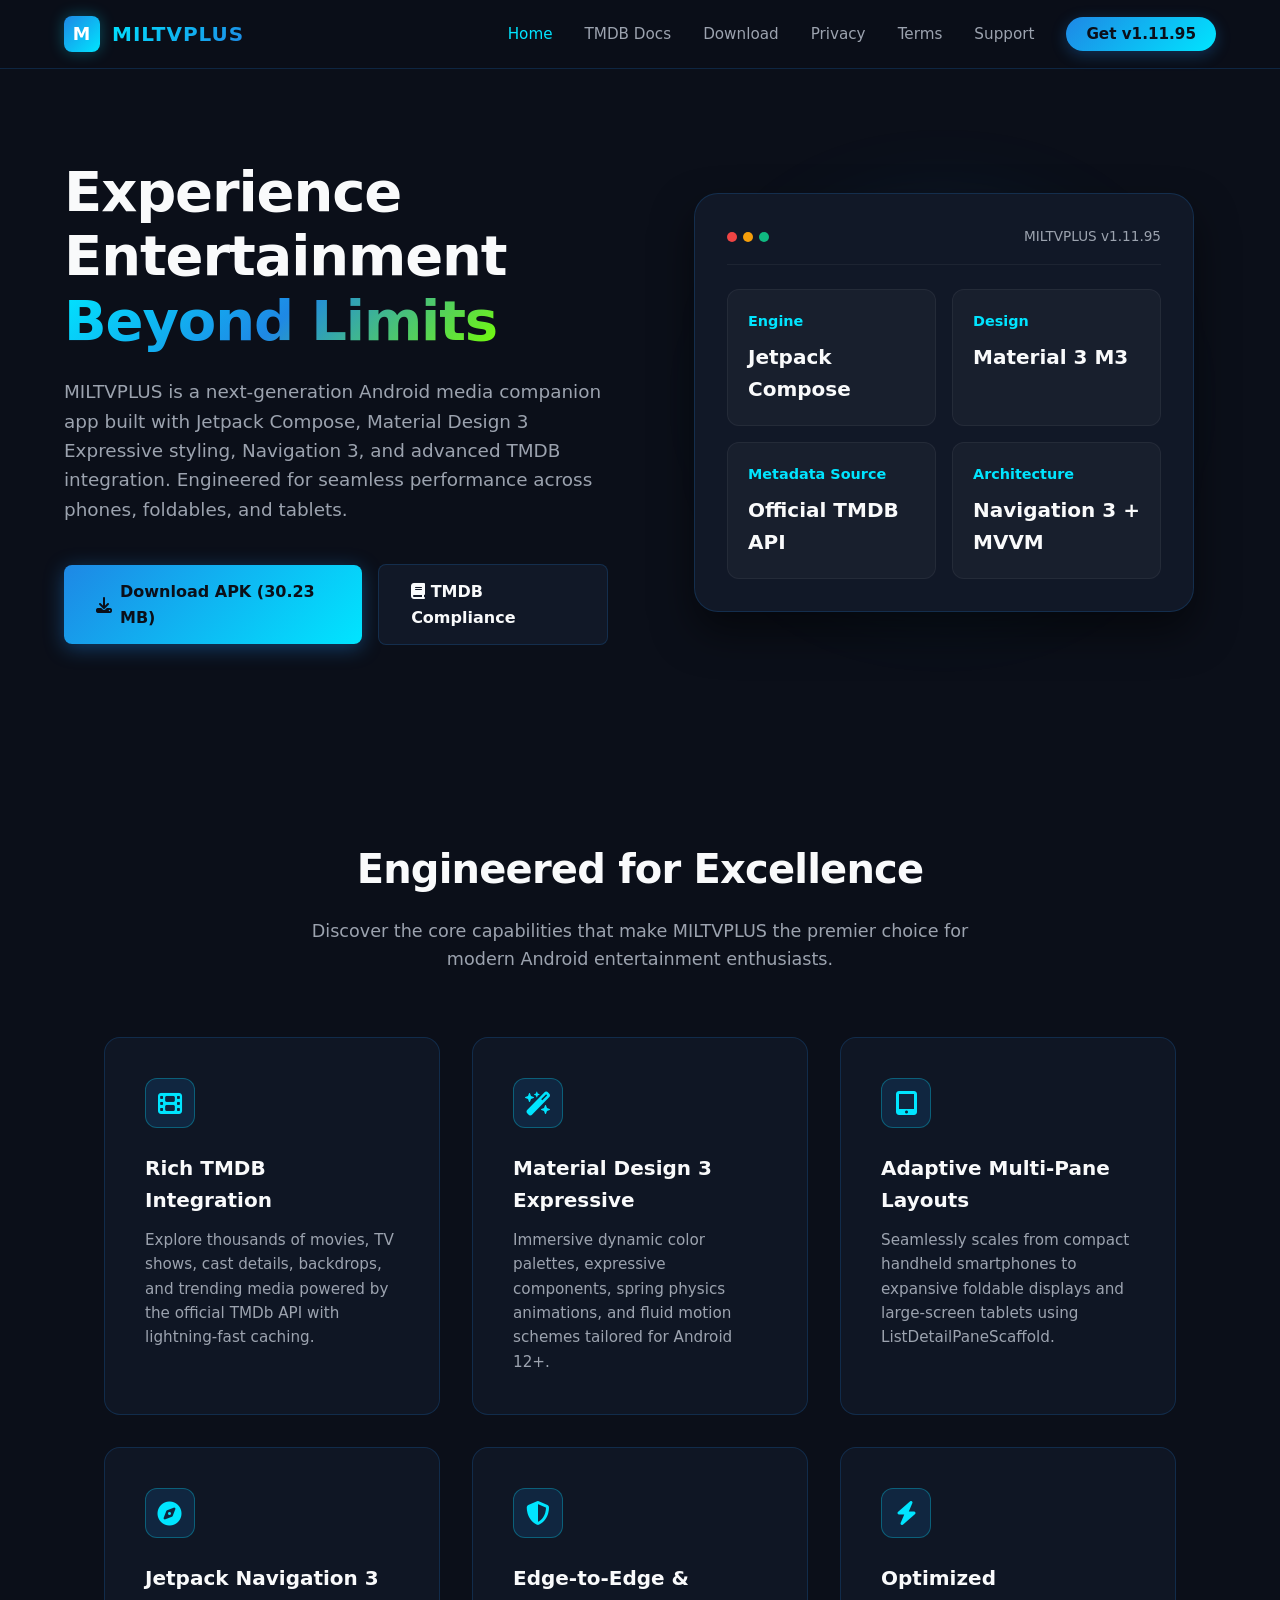
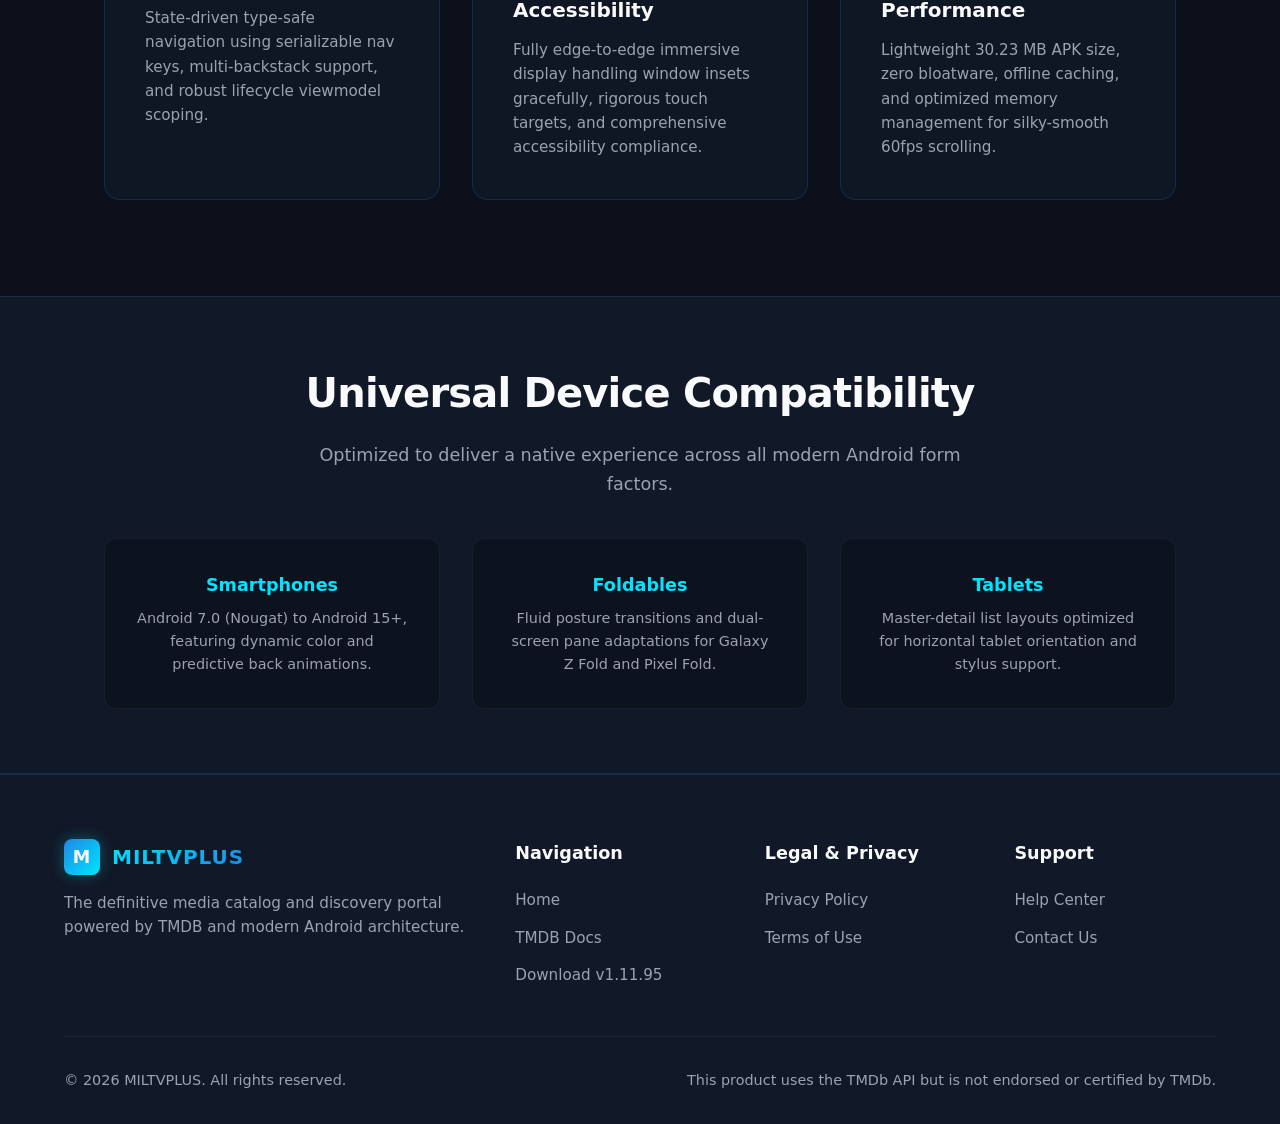
<file: website/index.html>
<!DOCTYPE html>
<html lang="en">
<head>
    <meta charset="UTF-8">
    <meta name="viewport" content="width=device-width, initial-scale=1.0">
    <title>MILTVPLUS — The Ultimate Media & Entertainment Experience</title>
    <link rel="icon" type="image/svg+xml" href="assets/favicon.svg">
    <link rel="stylesheet" href="assets/css/style.css">
    <link rel="stylesheet" href="https://cdnjs.cloudflare.com/ajax/libs/font-awesome/6.4.0/css/all.min.css">
</head>
<body>
    <!-- Navbar -->
    <nav class="navbar">
        <a href="index.html" class="nav-brand">
            <div class="nav-logo">M</div>
            <span>MILTVPLUS</span>
        </a>
        <ul class="nav-links">
            <li><a href="index.html" class="active">Home</a></li>
            <li><a href="tmdb.html">TMDB Docs</a></li>
            <li><a href="download.html">Download</a></li>
            <li><a href="privacy.html">Privacy</a></li>
            <li><a href="terms.html">Terms</a></li>
            <li><a href="support.html">Support</a></li>
            <li><a href="download.html" class="nav-cta">Get v1.11.95</a></li>
        </ul>
    </nav>

    <!-- Hero Section -->
    <section class="hero">
        <div class="hero-content">
            <h1>Experience Entertainment <span>Beyond Limits</span></h1>
            <p>MILTVPLUS is a next-generation Android media companion app built with Jetpack Compose, Material Design 3 Expressive styling, Navigation 3, and advanced TMDB integration. Engineered for seamless performance across phones, foldables, and tablets.</p>
            <div class="hero-buttons">
                <a href="download.html" class="btn-primary">
                    <i class="fa-solid fa-download"></i> Download APK (30.23 MB)
                </a>
                <a href="tmdb.html" class="btn-secondary">
                    <i class="fa-solid fa-book"></i> TMDB Compliance
                </a>
            </div>
        </div>
        <div class="hero-visual">
            <div class="hero-card-glow"></div>
            <div class="hero-mockup">
                <div class="mockup-header">
                    <div class="mockup-dots">
                        <div class="mockup-dot dot-red"></div>
                        <div class="mockup-dot dot-yellow"></div>
                        <div class="mockup-dot dot-green"></div>
                    </div>
                    <span style="font-size: 0.85rem; color: var(--text-muted);">MILTVPLUS v1.11.95</span>
                </div>
                <div class="mockup-body">
                    <div class="mockup-row">
                        <div class="mockup-box">
                            <h4>Engine</h4>
                            <p>Jetpack Compose</p>
                        </div>
                        <div class="mockup-box">
                            <h4>Design</h4>
                            <p>Material 3 M3</p>
                        </div>
                    </div>
                    <div class="mockup-row">
                        <div class="mockup-box">
                            <h4>Metadata Source</h4>
                            <p>Official TMDB API</p>
                        </div>
                        <div class="mockup-box">
                            <h4>Architecture</h4>
                            <p>Navigation 3 + MVVM</p>
                        </div>
                    </div>
                </div>
            </div>
        </div>
    </section>

    <!-- Features Section -->
    <section class="container">
        <div class="section-title">
            <h2>Engineered for Excellence</h2>
            <p>Discover the core capabilities that make MILTVPLUS the premier choice for modern Android entertainment enthusiasts.</p>
        </div>
        <div class="features-grid">
            <div class="feature-card">
                <div class="feature-icon"><i class="fa-solid fa-film"></i></div>
                <h3>Rich TMDB Integration</h3>
                <p>Explore thousands of movies, TV shows, cast details, backdrops, and trending media powered by the official TMDb API with lightning-fast caching.</p>
            </div>
            <div class="feature-card">
                <div class="feature-icon"><i class="fa-solid fa-wand-magic-sparkles"></i></div>
                <h3>Material Design 3 Expressive</h3>
                <p>Immersive dynamic color palettes, expressive components, spring physics animations, and fluid motion schemes tailored for Android 12+.</p>
            </div>
            <div class="feature-card">
                <div class="feature-icon"><i class="fa-solid fa-tablet-screen-button"></i></div>
                <h3>Adaptive Multi-Pane Layouts</h3>
                <p>Seamlessly scales from compact handheld smartphones to expansive foldable displays and large-screen tablets using ListDetailPaneScaffold.</p>
            </div>
            <div class="feature-card">
                <div class="feature-icon"><i class="fa-solid fa-compass"></i></div>
                <h3>Jetpack Navigation 3</h3>
                <p>State-driven type-safe navigation using serializable nav keys, multi-backstack support, and robust lifecycle viewmodel scoping.</p>
            </div>
            <div class="feature-card">
                <div class="feature-icon"><i class="fa-solid fa-shield-halved"></i></div>
                <h3>Edge-to-Edge & Accessibility</h3>
                <p>Fully edge-to-edge immersive display handling window insets gracefully, rigorous touch targets, and comprehensive accessibility compliance.</p>
            </div>
            <div class="feature-card">
                <div class="feature-icon"><i class="fa-solid fa-bolt"></i></div>
                <h3>Optimized Performance</h3>
                <p>Lightweight 30.23 MB APK size, zero bloatware, offline caching, and optimized memory management for silky-smooth 60fps scrolling.</p>
            </div>
        </div>
    </section>

    <!-- Device Compatibility Section -->
    <section class="specs-section">
        <div class="container" style="padding: 4rem 5%;">
            <div class="section-title" style="margin-bottom: 2.5rem;">
                <h2>Universal Device Compatibility</h2>
                <p>Optimized to deliver a native experience across all modern Android form factors.</p>
            </div>
            <div class="specs-grid">
                <div class="spec-item">
                    <h4>Smartphones</h4>
                    <p>Android 7.0 (Nougat) to Android 15+, featuring dynamic color and predictive back animations.</p>
                </div>
                <div class="spec-item">
                    <h4>Foldables</h4>
                    <p>Fluid posture transitions and dual-screen pane adaptations for Galaxy Z Fold and Pixel Fold.</p>
                </div>
                <div class="spec-item">
                    <h4>Tablets</h4>
                    <p>Master-detail list layouts optimized for horizontal tablet orientation and stylus support.</p>
                </div>
            </div>
        </div>
    </section>

    <!-- Footer -->
    <footer class="footer">
        <div class="footer-grid">
            <div class="footer-col">
                <div class="nav-brand" style="margin-bottom: 1rem;">
                    <div class="nav-logo">M</div>
                    <span>MILTVPLUS</span>
                </div>
                <p>The definitive media catalog and discovery portal powered by TMDB and modern Android architecture.</p>
            </div>
            <div class="footer-col">
                <h4>Navigation</h4>
                <ul class="footer-links">
                    <li><a href="index.html">Home</a></li>
                    <li><a href="tmdb.html">TMDB Docs</a></li>
                    <li><a href="download.html">Download v1.11.95</a></li>
                </ul>
            </div>
            <div class="footer-col">
                <h4>Legal & Privacy</h4>
                <ul class="footer-links">
                    <li><a href="privacy.html">Privacy Policy</a></li>
                    <li><a href="terms.html">Terms of Use</a></li>
                </ul>
            </div>
            <div class="footer-col">
                <h4>Support</h4>
                <ul class="footer-links">
                    <li><a href="support.html">Help Center</a></li>
                    <li><a href="support.html#contact">Contact Us</a></li>
                </ul>
            </div>
        </div>
        <div class="footer-bottom">
            <p>&copy; 2026 MILTVPLUS. All rights reserved.</p>
            <p>This product uses the TMDb API but is not endorsed or certified by TMDb.</p>
        </div>
    </footer>
</body>
</html>
</file>
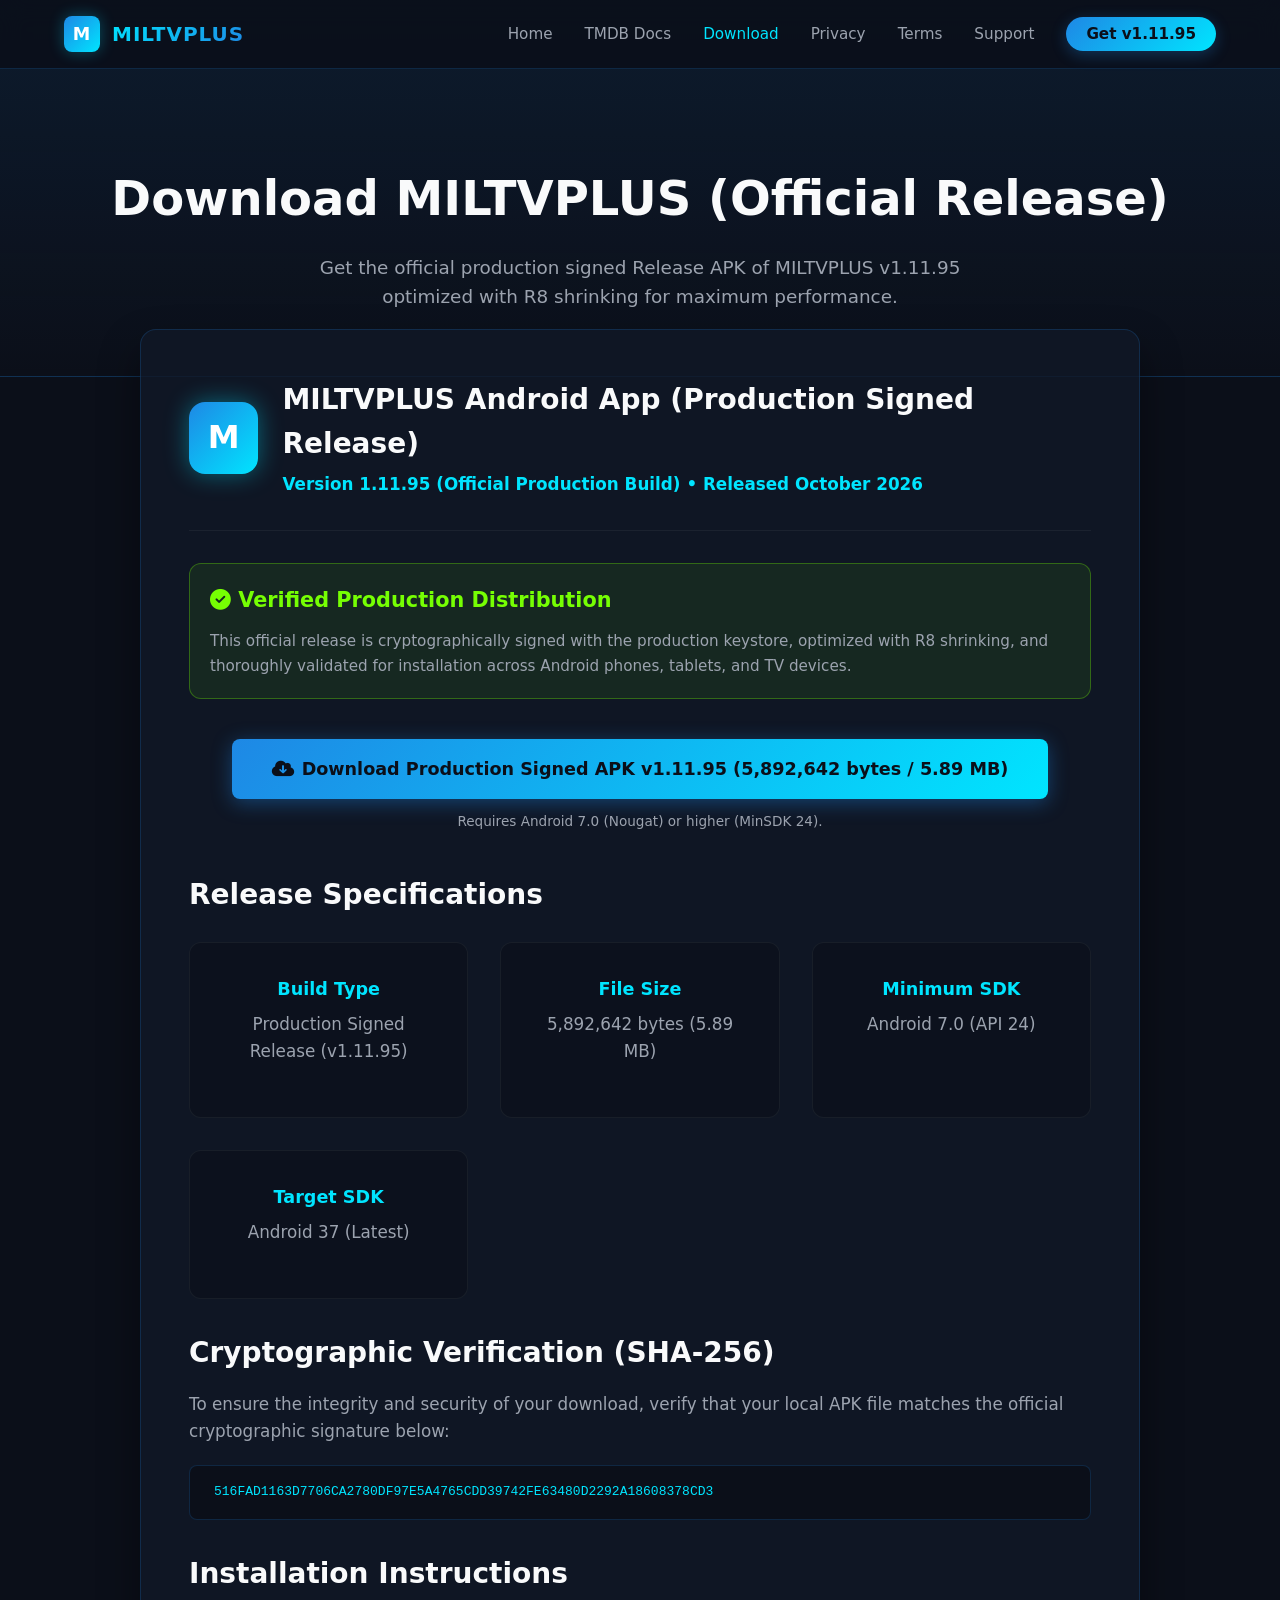
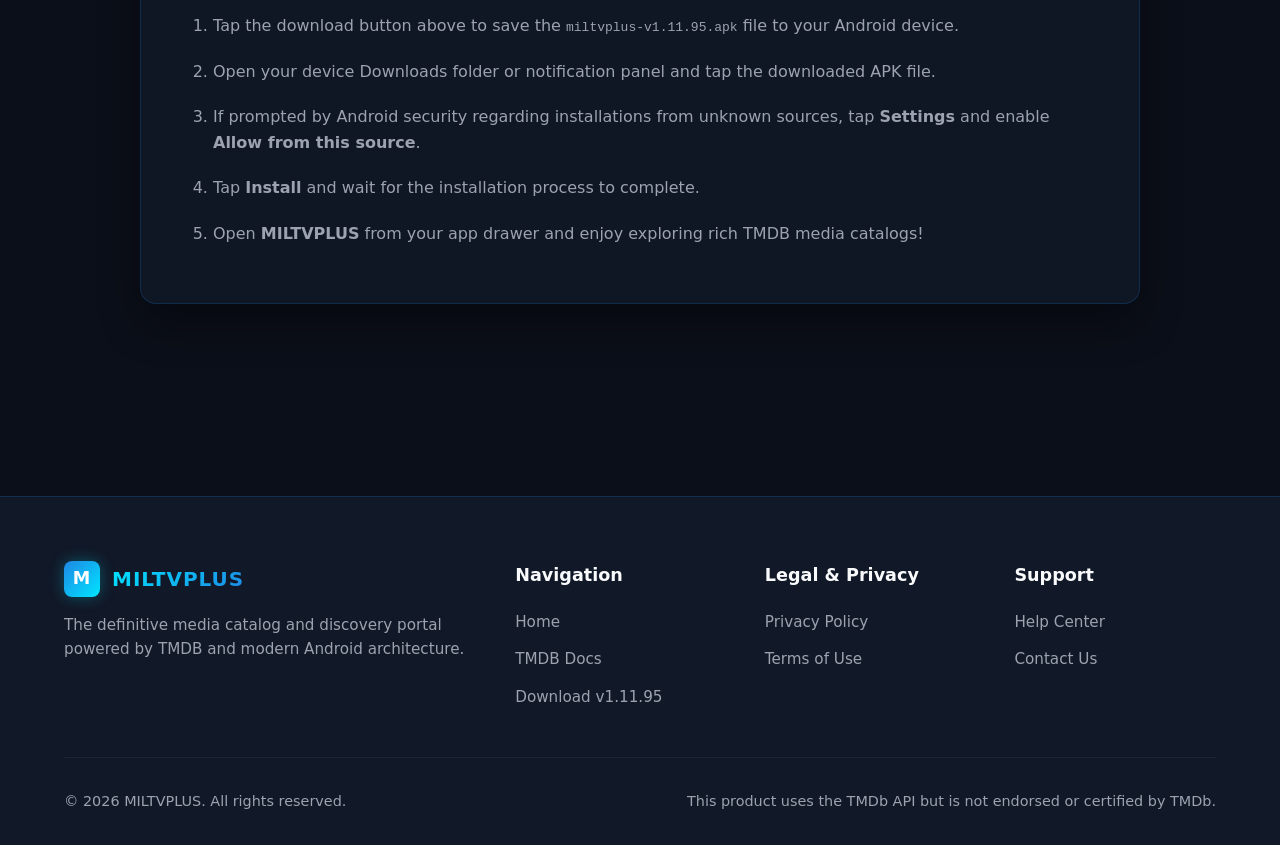
<file: website/download.html>
<!DOCTYPE html>
<html lang="en">
<head>
    <meta charset="UTF-8">
    <meta name="viewport" content="width=device-width, initial-scale=1.0">
    <title>Download MILTVPLUS v1.11.95 — Official APK (Production Release)</title>
    <link rel="icon" type="image/svg+xml" href="assets/favicon.svg">
    <link rel="stylesheet" href="assets/css/style.css">
    <link rel="stylesheet" href="https://cdnjs.cloudflare.com/ajax/libs/font-awesome/6.4.0/css/all.min.css">
</head>
<body>
    <!-- Navbar -->
    <nav class="navbar">
        <a href="index.html" class="nav-brand">
            <div class="nav-logo">M</div>
            <span>MILTVPLUS</span>
        </a>
        <ul class="nav-links">
            <li><a href="index.html">Home</a></li>
            <li><a href="tmdb.html">TMDB Docs</a></li>
            <li><a href="download.html" class="active">Download</a></li>
            <li><a href="privacy.html">Privacy</a></li>
            <li><a href="terms.html">Terms</a></li>
            <li><a href="support.html">Support</a></li>
            <li><a href="download.html" class="nav-cta">Get v1.11.95</a></li>
        </ul>
    </nav>

    <!-- Page Header -->
    <header class="page-header">
        <h1>Download MILTVPLUS (Official Release)</h1>
        <p>Get the official production signed Release APK of MILTVPLUS v1.11.95 optimized with R8 shrinking for maximum performance.</p>
    </header>

    <!-- Content Box -->
    <main class="container" style="padding-top: 0;">
        <div class="content-box">
            <div style="display: flex; align-items: center; gap: 1.5rem; margin-bottom: 2rem; border-bottom: 1px solid rgba(255,255,255,0.05); padding-bottom: 2rem;">
                <div style="width: 72px; height: 72px; background: linear-gradient(135deg, var(--primary), var(--accent-cyan)); border-radius: 16px; display: flex; align-items: center; justify-content: center; font-size: 2rem; font-weight: 900; color: #fff; box-shadow: 0 0 25px rgba(0,229,255,0.4);">M</div>
                <div>
                    <h2 style="margin: 0 0 0.25rem 0;">MILTVPLUS Android App (Production Signed Release)</h2>
                    <p style="margin: 0; color: var(--accent-cyan); font-weight: 600;">Version 1.11.95 (Official Production Build) &bull; Released October 2026</p>
                </div>
            </div>

            <div style="background: rgba(118,255,3,0.08); border: 1px solid rgba(118,255,3,0.3); border-radius: 12px; padding: 1.25rem; margin-bottom: 2rem;">
                <h3 style="margin-top: 0; color: var(--accent-green);"><i class="fa-solid fa-circle-check"></i> Verified Production Distribution</h3>
                <p style="margin-bottom: 0; color: var(--text-muted); font-size: 0.95rem;">This official release is cryptographically signed with the production keystore, optimized with R8 shrinking, and thoroughly validated for installation across Android phones, tablets, and TV devices.</p>
            </div>

            <div style="text-align: center; margin: 2.5rem 0;">
                <a href="downloads/miltvplus-v1.11.95.apk" class="btn-primary" style="font-size: 1.1rem; padding: 1rem 2.5rem;">
                    <i class="fa-solid fa-cloud-arrow-down"></i> Download Production Signed APK v1.11.95 (5,892,642 bytes / 5.89 MB)
                </a>
                <p style="font-size: 0.85rem; color: var(--text-muted); margin-top: 0.75rem;">Requires Android 7.0 (Nougat) or higher (MinSDK 24).</p>
            </div>

            <h2>Release Specifications</h2>
            <div class="specs-grid" style="margin: 1.5rem 0;">
                <div class="spec-item">
                    <h4>Build Type</h4>
                    <p>Production Signed Release (v1.11.95)</p>
                </div>
                <div class="spec-item">
                    <h4>File Size</h4>
                    <p>5,892,642 bytes (5.89 MB)</p>
                </div>
                <div class="spec-item">
                    <h4>Minimum SDK</h4>
                    <p>Android 7.0 (API 24)</p>
                </div>
                <div class="spec-item">
                    <h4>Target SDK</h4>
                    <p>Android 37 (Latest)</p>
                </div>
            </div>

            <h2>Cryptographic Verification (SHA-256)</h2>
            <p>To ensure the integrity and security of your download, verify that your local APK file matches the official cryptographic signature below:</p>
            <div class="hash-box">
                516FAD1163D7706CA2780DF97E5A4765CDD39742FE63480D2292A18608378CD3
            </div>

            <h2>Installation Instructions</h2>
            <ol style="margin-left: 1.5rem; color: var(--text-muted); display: flex; flex-direction: column; gap: 0.75rem;">
                <li>Tap the download button above to save the <code>miltvplus-v1.11.95.apk</code> file to your Android device.</li>
                <li>Open your device Downloads folder or notification panel and tap the downloaded APK file.</li>
                <li>If prompted by Android security regarding installations from unknown sources, tap <strong>Settings</strong> and enable <strong>Allow from this source</strong>.</li>
                <li>Tap <strong>Install</strong> and wait for the installation process to complete.</li>
                <li>Open <strong>MILTVPLUS</strong> from your app drawer and enjoy exploring rich TMDB media catalogs!</li>
            </ol>
        </div>
    </main>

    <!-- Footer -->
    <footer class="footer">
        <div class="footer-grid">
            <div class="footer-col">
                <div class="nav-brand" style="margin-bottom: 1rem;">
                    <div class="nav-logo">M</div>
                    <span>MILTVPLUS</span>
                </div>
                <p>The definitive media catalog and discovery portal powered by TMDB and modern Android architecture.</p>
            </div>
            <div class="footer-col">
                <h4>Navigation</h4>
                <ul class="footer-links">
                    <li><a href="index.html">Home</a></li>
                    <li><a href="tmdb.html">TMDB Docs</a></li>
                    <li><a href="download.html">Download v1.11.95</a></li>
                </ul>
            </div>
            <div class="footer-col">
                <h4>Legal & Privacy</h4>
                <ul class="footer-links">
                    <li><a href="privacy.html">Privacy Policy</a></li>
                    <li><a href="terms.html">Terms of Use</a></li>
                </ul>
            </div>
            <div class="footer-col">
                <h4>Support</h4>
                <ul class="footer-links">
                    <li><a href="support.html">Help Center</a></li>
                    <li><a href="support.html#contact">Contact Us</a></li>
                </ul>
            </div>
        </div>
        <div class="footer-bottom">
            <p>&copy; 2026 MILTVPLUS. All rights reserved.</p>
            <p>This product uses the TMDb API but is not endorsed or certified by TMDb.</p>
        </div>
    </footer>
</body>
</html>
</file>
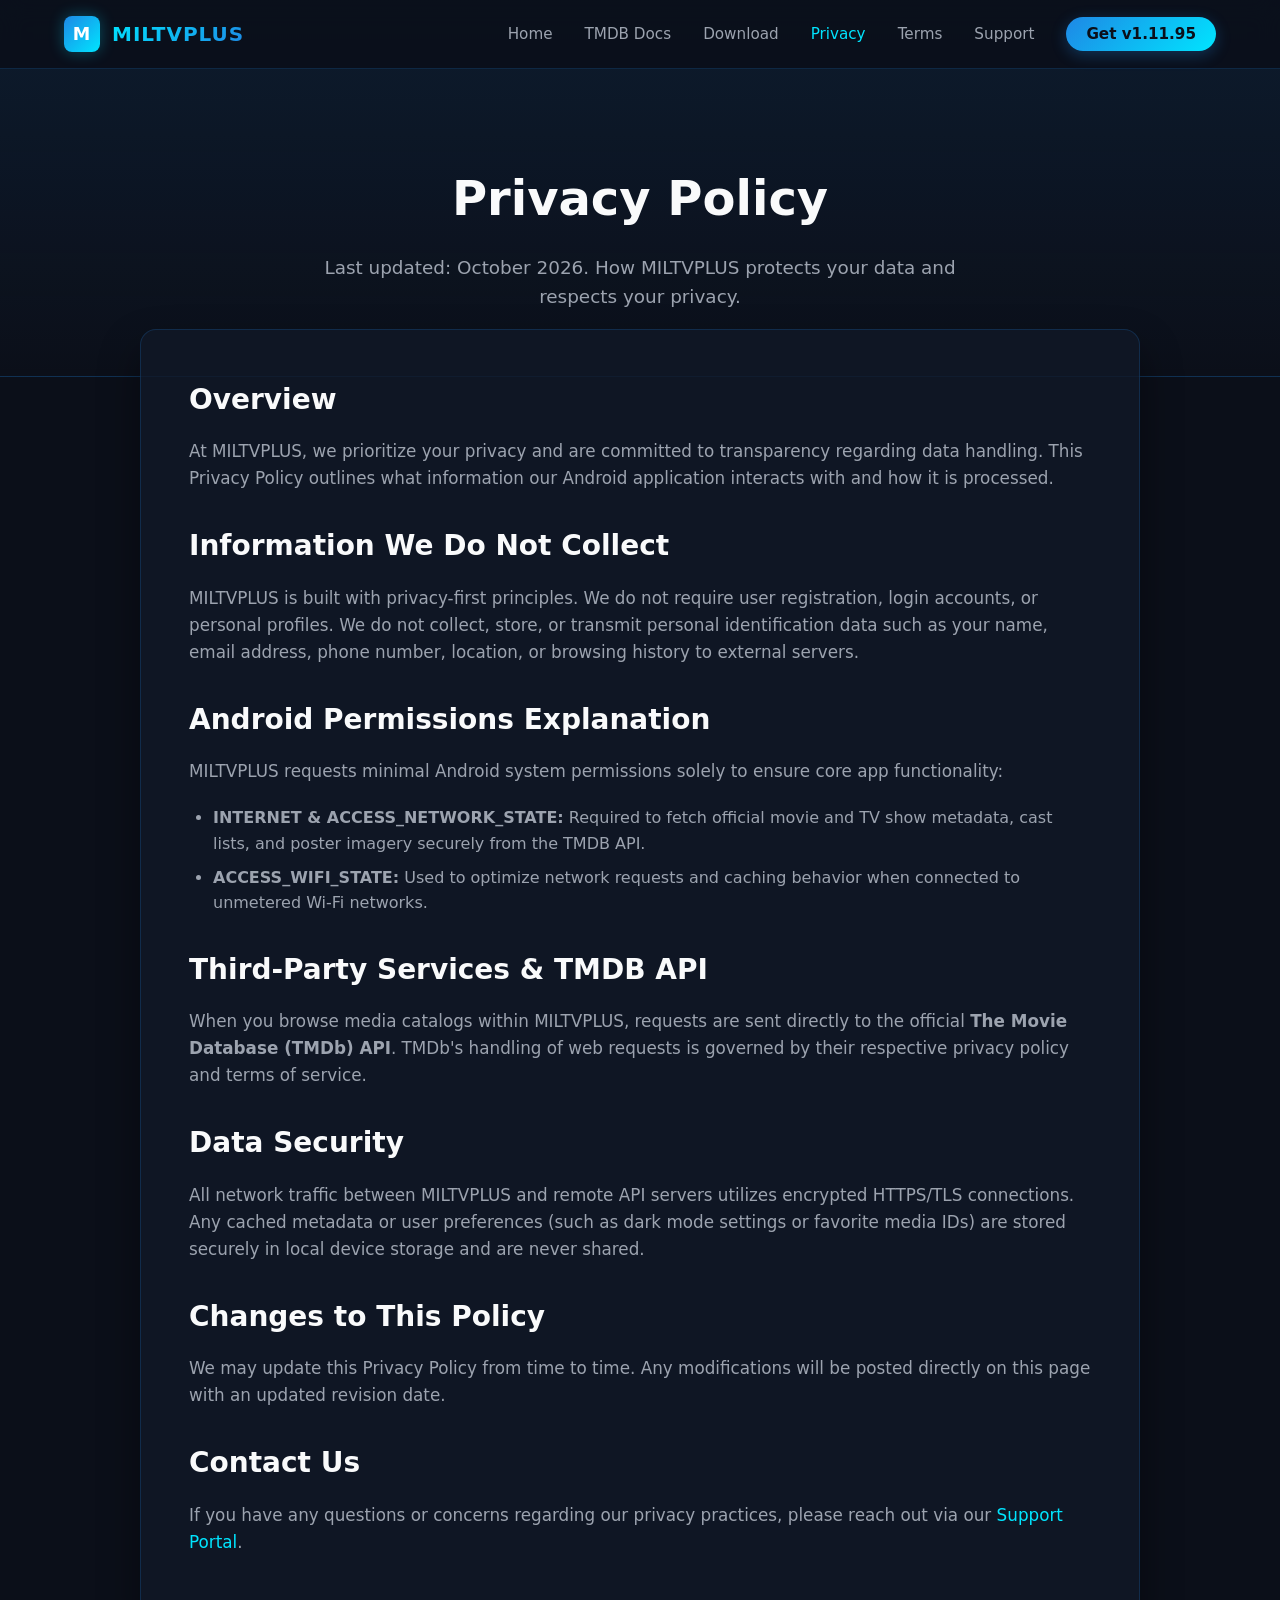
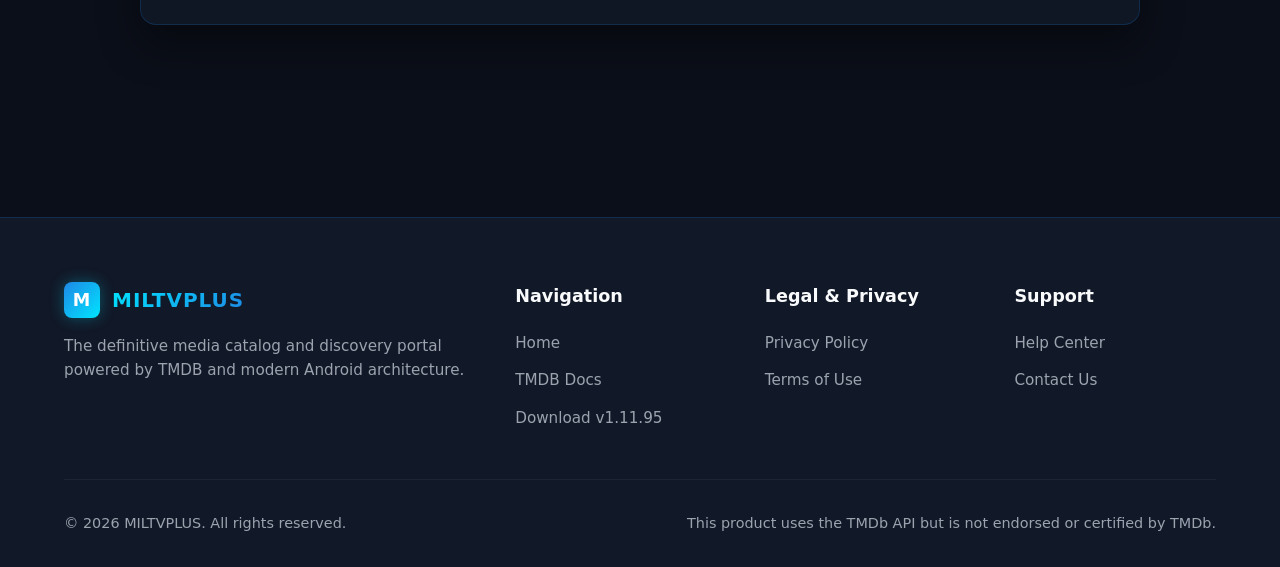
<file: website/privacy.html>
<!DOCTYPE html>
<html lang="en">
<head>
    <meta charset="UTF-8">
    <meta name="viewport" content="width=device-width, initial-scale=1.0">
    <title>Privacy Policy — MILTVPLUS</title>
    <link rel="icon" type="image/svg+xml" href="assets/favicon.svg">
    <link rel="stylesheet" href="assets/css/style.css">
    <link rel="stylesheet" href="https://cdnjs.cloudflare.com/ajax/libs/font-awesome/6.4.0/css/all.min.css">
</head>
<body>
    <!-- Navbar -->
    <nav class="navbar">
        <a href="index.html" class="nav-brand">
            <div class="nav-logo">M</div>
            <span>MILTVPLUS</span>
        </a>
        <ul class="nav-links">
            <li><a href="index.html">Home</a></li>
            <li><a href="tmdb.html">TMDB Docs</a></li>
            <li><a href="download.html">Download</a></li>
            <li><a href="privacy.html" class="active">Privacy</a></li>
            <li><a href="terms.html">Terms</a></li>
            <li><a href="support.html">Support</a></li>
            <li><a href="download.html" class="nav-cta">Get v1.11.95</a></li>
        </ul>
    </nav>

    <!-- Page Header -->
    <header class="page-header">
        <h1>Privacy Policy</h1>
        <p>Last updated: October 2026. How MILTVPLUS protects your data and respects your privacy.</p>
    </header>

    <!-- Content Box -->
    <main class="container" style="padding-top: 0;">
        <div class="content-box">
            <h2>Overview</h2>
            <p>At MILTVPLUS, we prioritize your privacy and are committed to transparency regarding data handling. This Privacy Policy outlines what information our Android application interacts with and how it is processed.</p>

            <h2>Information We Do Not Collect</h2>
            <p>MILTVPLUS is built with privacy-first principles. We do not require user registration, login accounts, or personal profiles. We do not collect, store, or transmit personal identification data such as your name, email address, phone number, location, or browsing history to external servers.</p>

            <h2>Android Permissions Explanation</h2>
            <p>MILTVPLUS requests minimal Android system permissions solely to ensure core app functionality:</p>
            <ul>
                <li><strong>INTERNET & ACCESS_NETWORK_STATE:</strong> Required to fetch official movie and TV show metadata, cast lists, and poster imagery securely from the TMDB API.</li>
                <li><strong>ACCESS_WIFI_STATE:</strong> Used to optimize network requests and caching behavior when connected to unmetered Wi-Fi networks.</li>
            </ul>

            <h2>Third-Party Services & TMDB API</h2>
            <p>When you browse media catalogs within MILTVPLUS, requests are sent directly to the official <strong>The Movie Database (TMDb) API</strong>. TMDb's handling of web requests is governed by their respective privacy policy and terms of service.</p>

            <h2>Data Security</h2>
            <p>All network traffic between MILTVPLUS and remote API servers utilizes encrypted HTTPS/TLS connections. Any cached metadata or user preferences (such as dark mode settings or favorite media IDs) are stored securely in local device storage and are never shared.</p>

            <h2>Changes to This Policy</h2>
            <p>We may update this Privacy Policy from time to time. Any modifications will be posted directly on this page with an updated revision date.</p>

            <h2>Contact Us</h2>
            <p>If you have any questions or concerns regarding our privacy practices, please reach out via our <a href="support.html" style="color: var(--accent-cyan); text-decoration: none;">Support Portal</a>.</p>
        </div>
    </main>

    <!-- Footer -->
    <footer class="footer">
        <div class="footer-grid">
            <div class="footer-col">
                <div class="nav-brand" style="margin-bottom: 1rem;">
                    <div class="nav-logo">M</div>
                    <span>MILTVPLUS</span>
                </div>
                <p>The definitive media catalog and discovery portal powered by TMDB and modern Android architecture.</p>
            </div>
            <div class="footer-col">
                <h4>Navigation</h4>
                <ul class="footer-links">
                    <li><a href="index.html">Home</a></li>
                    <li><a href="tmdb.html">TMDB Docs</a></li>
                    <li><a href="download.html">Download v1.11.95</a></li>
                </ul>
            </div>
            <div class="footer-col">
                <h4>Legal & Privacy</h4>
                <ul class="footer-links">
                    <li><a href="privacy.html">Privacy Policy</a></li>
                    <li><a href="terms.html">Terms of Use</a></li>
                </ul>
            </div>
            <div class="footer-col">
                <h4>Support</h4>
                <ul class="footer-links">
                    <li><a href="support.html">Help Center</a></li>
                    <li><a href="support.html#contact">Contact Us</a></li>
                </ul>
            </div>
        </div>
        <div class="footer-bottom">
            <p>&copy; 2026 MILTVPLUS. All rights reserved.</p>
            <p>This product uses the TMDb API but is not endorsed or certified by TMDb.</p>
        </div>
    </footer>
</body>
</html>
</file>
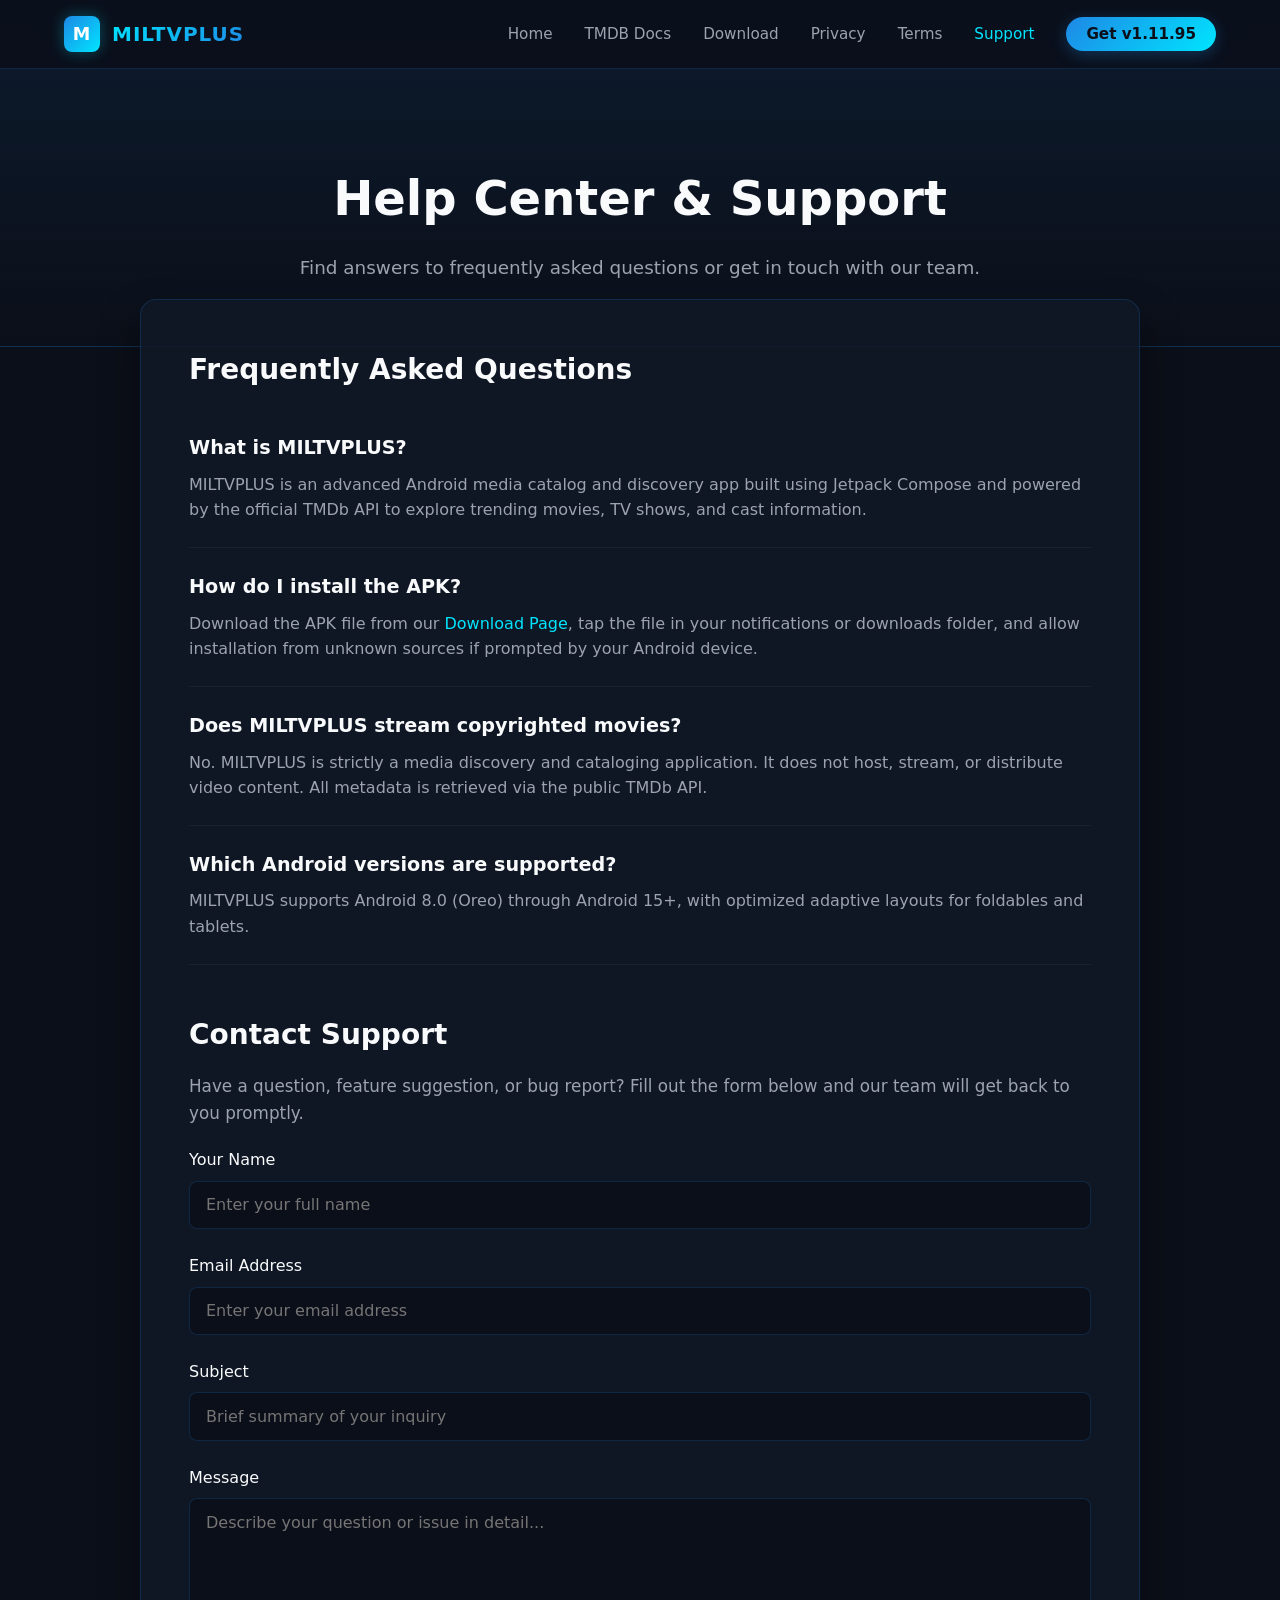
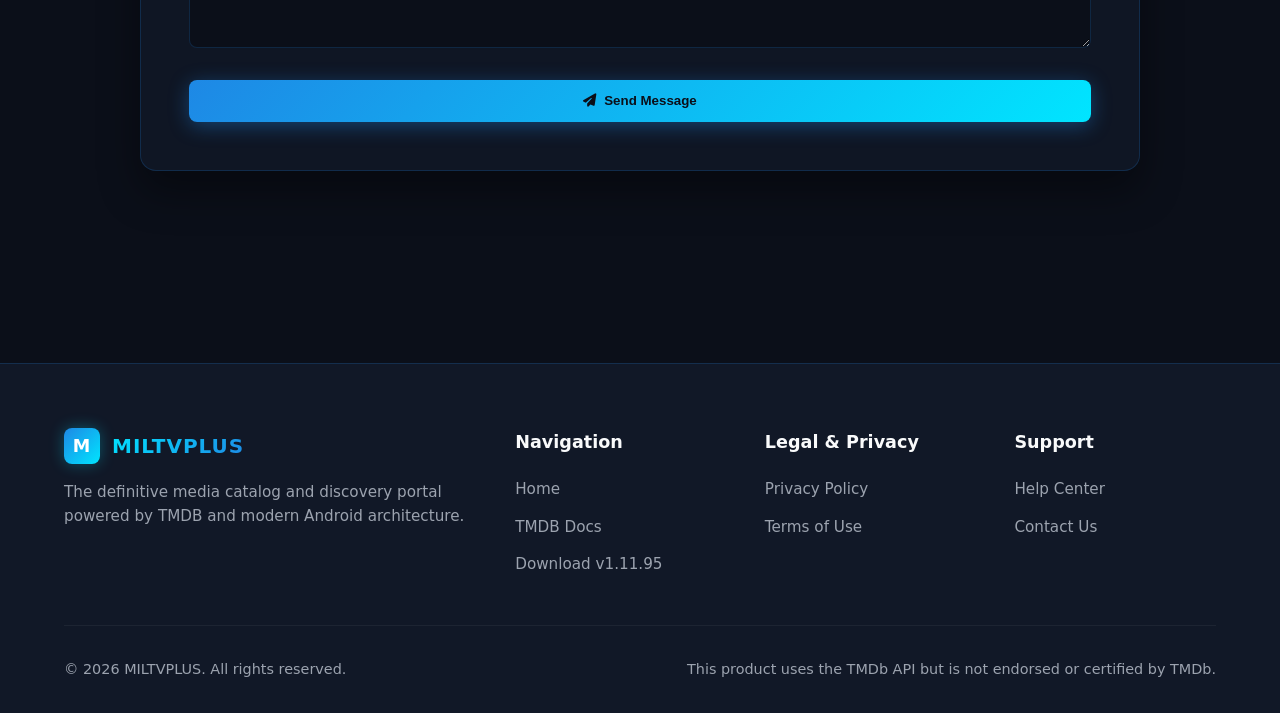
<file: website/support.html>
<!DOCTYPE html>
<html lang="en">
<head>
    <meta charset="UTF-8">
    <meta name="viewport" content="width=device-width, initial-scale=1.0">
    <title>Support & Help Center — MILTVPLUS</title>
    <link rel="icon" type="image/svg+xml" href="assets/favicon.svg">
    <link rel="stylesheet" href="assets/css/style.css">
    <link rel="stylesheet" href="https://cdnjs.cloudflare.com/ajax/libs/font-awesome/6.4.0/css/all.min.css">
</head>
<body>
    <!-- Navbar -->
    <nav class="navbar">
        <a href="index.html" class="nav-brand">
            <div class="nav-logo">M</div>
            <span>MILTVPLUS</span>
        </a>
        <ul class="nav-links">
            <li><a href="index.html">Home</a></li>
            <li><a href="tmdb.html">TMDB Docs</a></li>
            <li><a href="download.html">Download</a></li>
            <li><a href="privacy.html">Privacy</a></li>
            <li><a href="terms.html">Terms</a></li>
            <li><a href="support.html" class="active">Support</a></li>
            <li><a href="download.html" class="nav-cta">Get v1.11.95</a></li>
        </ul>
    </nav>

    <!-- Page Header -->
    <header class="page-header">
        <h1>Help Center & Support</h1>
        <p>Find answers to frequently asked questions or get in touch with our team.</p>
    </header>

    <!-- Content Box -->
    <main class="container" style="padding-top: 0;">
        <div class="content-box">
            <h2>Frequently Asked Questions</h2>

            <div class="faq-item">
                <div class="faq-question">What is MILTVPLUS?</div>
                <div class="faq-answer">MILTVPLUS is an advanced Android media catalog and discovery app built using Jetpack Compose and powered by the official TMDb API to explore trending movies, TV shows, and cast information.</div>
            </div>

            <div class="faq-item">
                <div class="faq-question">How do I install the APK?</div>
                <div class="faq-answer">Download the APK file from our <a href="download.html" style="color: var(--accent-cyan); text-decoration: none;">Download Page</a>, tap the file in your notifications or downloads folder, and allow installation from unknown sources if prompted by your Android device.</div>
            </div>

            <div class="faq-item">
                <div class="faq-question">Does MILTVPLUS stream copyrighted movies?</div>
                <div class="faq-answer">No. MILTVPLUS is strictly a media discovery and cataloging application. It does not host, stream, or distribute video content. All metadata is retrieved via the public TMDb API.</div>
            </div>

            <div class="faq-item">
                <div class="faq-question">Which Android versions are supported?</div>
                <div class="faq-answer">MILTVPLUS supports Android 8.0 (Oreo) through Android 15+, with optimized adaptive layouts for foldables and tablets.</div>
            </div>

            <h2 id="contact" style="margin-top: 3rem;">Contact Support</h2>
            <p>Have a question, feature suggestion, or bug report? Fill out the form below and our team will get back to you promptly.</p>

            <form action="#" method="POST" onsubmit="event.preventDefault(); alert('Thank you for your message! Our support team will contact you soon.');">
                <div class="form-group">
                    <label for="name">Your Name</label>
                    <input type="text" id="name" class="form-control" placeholder="Enter your full name" required>
                </div>
                <div class="form-group">
                    <label for="email">Email Address</label>
                    <input type="email" id="email" class="form-control" placeholder="Enter your email address" required>
                </div>
                <div class="form-group">
                    <label for="subject">Subject</label>
                    <input type="text" id="subject" class="form-control" placeholder="Brief summary of your inquiry" required>
                </div>
                <div class="form-group">
                    <label for="message">Message</label>
                    <textarea id="message" class="form-control" placeholder="Describe your question or issue in detail..." required></textarea>
                </div>
                <button type="submit" class="btn-primary" style="border: none; cursor: pointer; width: 100%; justify-content: center;">
                    <i class="fa-solid fa-paper-plane"></i> Send Message
                </button>
            </form>
        </div>
    </main>

    <!-- Footer -->
    <footer class="footer">
        <div class="footer-grid">
            <div class="footer-col">
                <div class="nav-brand" style="margin-bottom: 1rem;">
                    <div class="nav-logo">M</div>
                    <span>MILTVPLUS</span>
                </div>
                <p>The definitive media catalog and discovery portal powered by TMDB and modern Android architecture.</p>
            </div>
            <div class="footer-col">
                <h4>Navigation</h4>
                <ul class="footer-links">
                    <li><a href="index.html">Home</a></li>
                    <li><a href="tmdb.html">TMDB Docs</a></li>
                    <li><a href="download.html">Download v1.11.95</a></li>
                </ul>
            </div>
            <div class="footer-col">
                <h4>Legal & Privacy</h4>
                <ul class="footer-links">
                    <li><a href="privacy.html">Privacy Policy</a></li>
                    <li><a href="terms.html">Terms of Use</a></li>
                </ul>
            </div>
            <div class="footer-col">
                <h4>Support</h4>
                <ul class="footer-links">
                    <li><a href="support.html">Help Center</a></li>
                    <li><a href="support.html#contact">Contact Us</a></li>
                </ul>
            </div>
        </div>
        <div class="footer-bottom">
            <p>&copy; 2026 MILTVPLUS. All rights reserved.</p>
            <p>This product uses the TMDb API but is not endorsed or certified by TMDb.</p>
        </div>
    </footer>
</body>
</html>
</file>
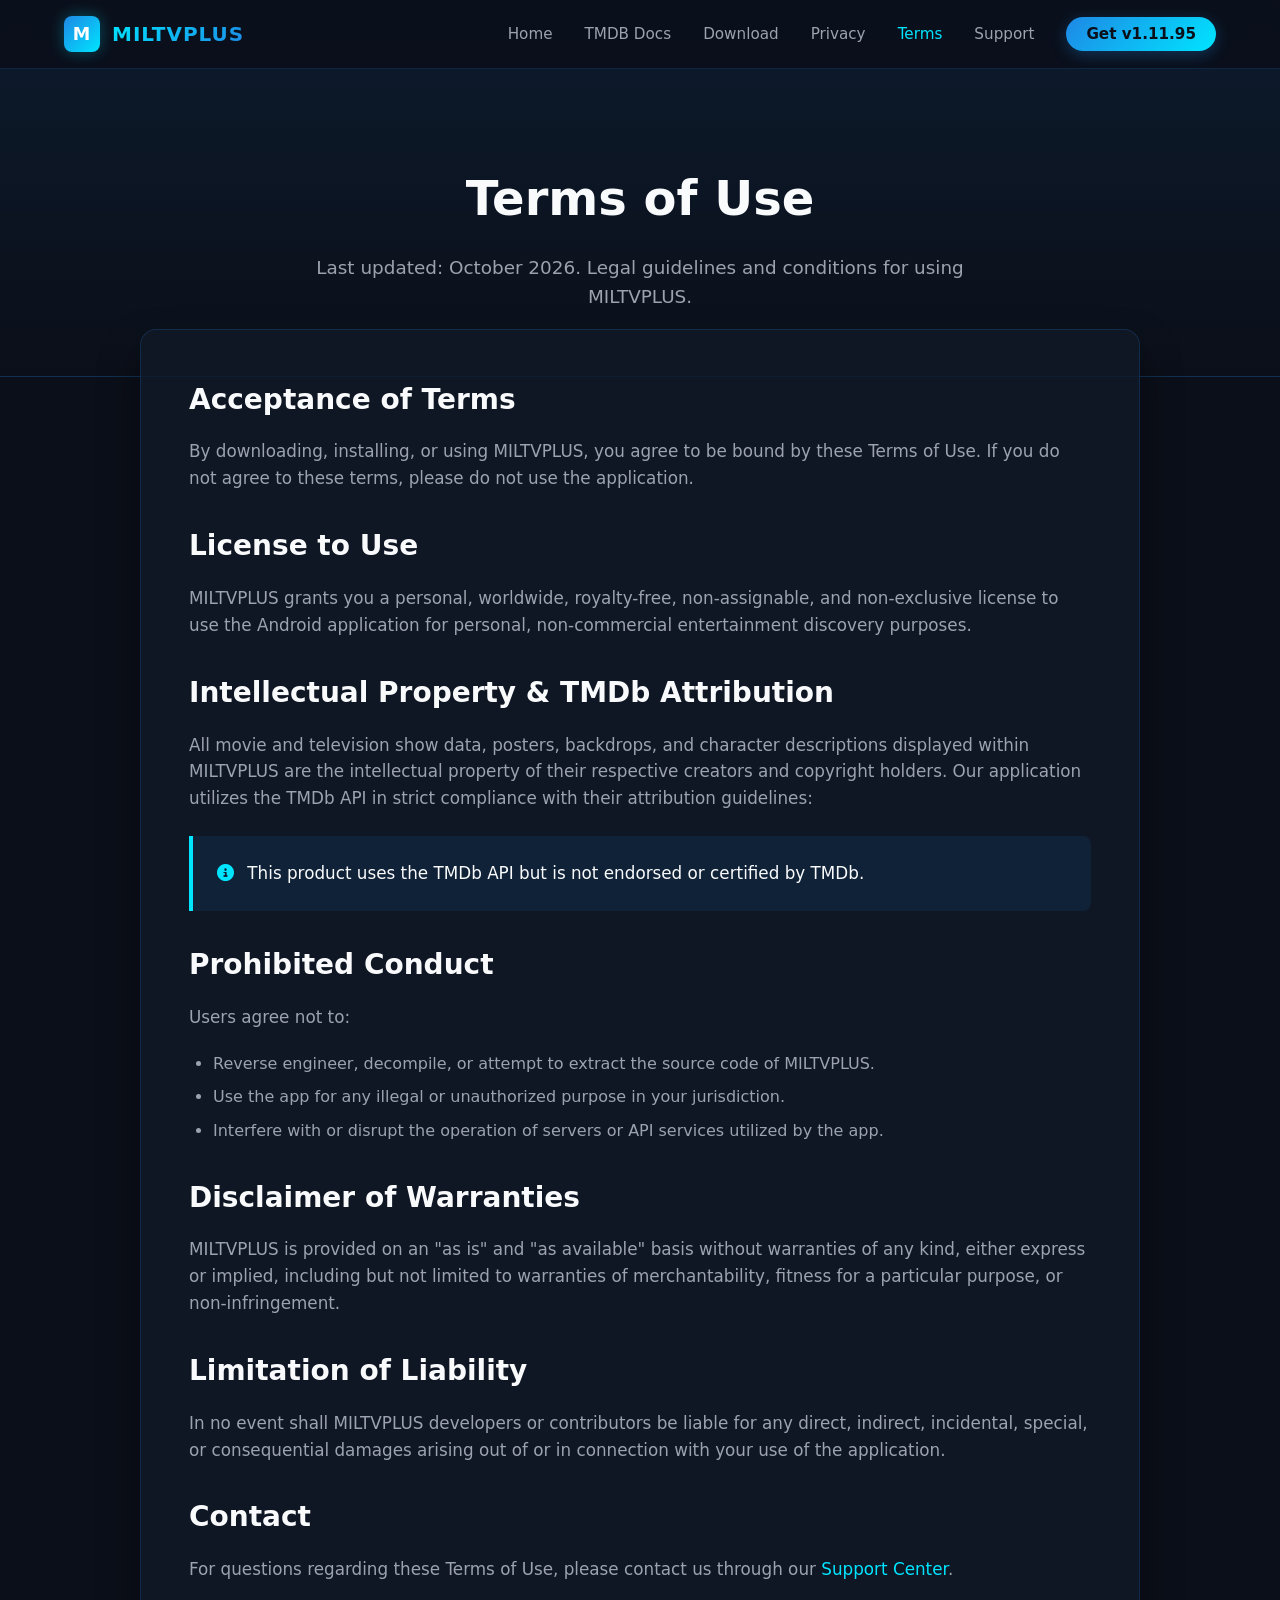
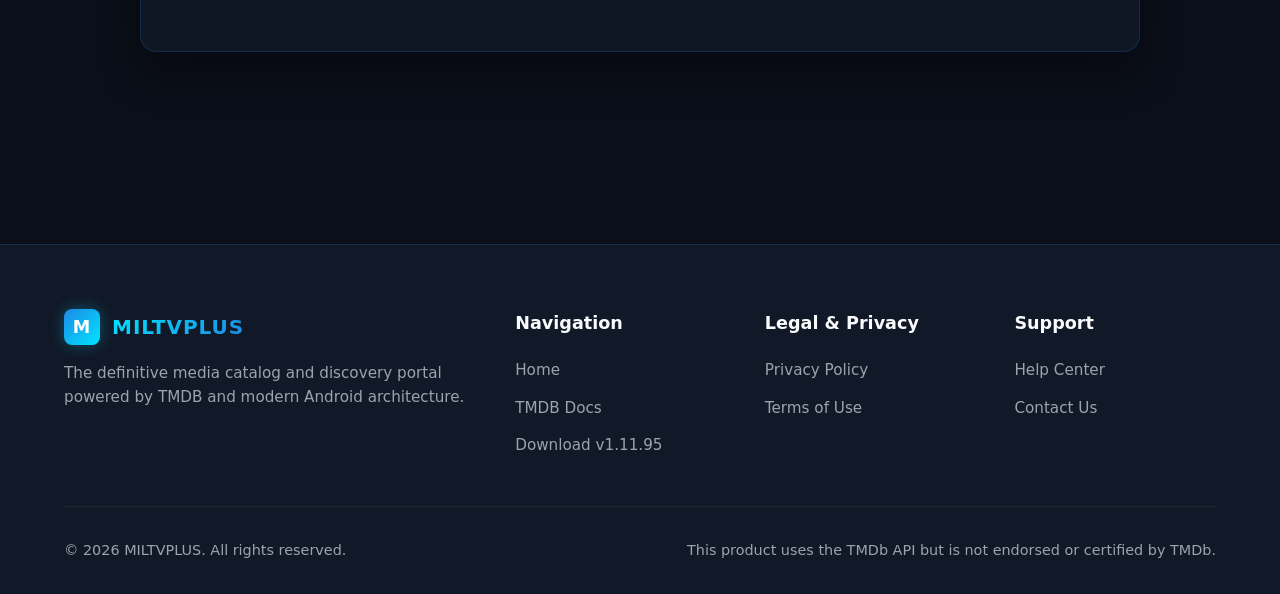
<file: website/terms.html>
<!DOCTYPE html>
<html lang="en">
<head>
    <meta charset="UTF-8">
    <meta name="viewport" content="width=device-width, initial-scale=1.0">
    <title>Terms of Use — MILTVPLUS</title>
    <link rel="icon" type="image/svg+xml" href="assets/favicon.svg">
    <link rel="stylesheet" href="assets/css/style.css">
    <link rel="stylesheet" href="https://cdnjs.cloudflare.com/ajax/libs/font-awesome/6.4.0/css/all.min.css">
</head>
<body>
    <!-- Navbar -->
    <nav class="navbar">
        <a href="index.html" class="nav-brand">
            <div class="nav-logo">M</div>
            <span>MILTVPLUS</span>
        </a>
        <ul class="nav-links">
            <li><a href="index.html">Home</a></li>
            <li><a href="tmdb.html">TMDB Docs</a></li>
            <li><a href="download.html">Download</a></li>
            <li><a href="privacy.html">Privacy</a></li>
            <li><a href="terms.html" class="active">Terms</a></li>
            <li><a href="support.html">Support</a></li>
            <li><a href="download.html" class="nav-cta">Get v1.11.95</a></li>
        </ul>
    </nav>

    <!-- Page Header -->
    <header class="page-header">
        <h1>Terms of Use</h1>
        <p>Last updated: October 2026. Legal guidelines and conditions for using MILTVPLUS.</p>
    </header>

    <!-- Content Box -->
    <main class="container" style="padding-top: 0;">
        <div class="content-box">
            <h2>Acceptance of Terms</h2>
            <p>By downloading, installing, or using MILTVPLUS, you agree to be bound by these Terms of Use. If you do not agree to these terms, please do not use the application.</p>

            <h2>License to Use</h2>
            <p>MILTVPLUS grants you a personal, worldwide, royalty-free, non-assignable, and non-exclusive license to use the Android application for personal, non-commercial entertainment discovery purposes.</p>

            <h2>Intellectual Property & TMDb Attribution</h2>
            <p>All movie and television show data, posters, backdrops, and character descriptions displayed within MILTVPLUS are the intellectual property of their respective creators and copyright holders. Our application utilizes the TMDb API in strict compliance with their attribution guidelines:</p>
            <div style="background: rgba(30, 136, 229, 0.1); border-left: 4px solid var(--accent-cyan); padding: 1.5rem; border-radius: 0 8px 8px 0; margin: 1.5rem 0;">
                <p style="color: var(--text-main); margin-bottom: 0; font-weight: 500;">
                    <i class="fa-solid fa-circle-info" style="color: var(--accent-cyan); margin-right: 0.5rem;"></i>
                    This product uses the TMDb API but is not endorsed or certified by TMDb.
                </p>
            </div>

            <h2>Prohibited Conduct</h2>
            <p>Users agree not to:</p>
            <ul>
                <li>Reverse engineer, decompile, or attempt to extract the source code of MILTVPLUS.</li>
                <li>Use the app for any illegal or unauthorized purpose in your jurisdiction.</li>
                <li>Interfere with or disrupt the operation of servers or API services utilized by the app.</li>
            </ul>

            <h2>Disclaimer of Warranties</h2>
            <p>MILTVPLUS is provided on an "as is" and "as available" basis without warranties of any kind, either express or implied, including but not limited to warranties of merchantability, fitness for a particular purpose, or non-infringement.</p>

            <h2>Limitation of Liability</h2>
            <p>In no event shall MILTVPLUS developers or contributors be liable for any direct, indirect, incidental, special, or consequential damages arising out of or in connection with your use of the application.</p>

            <h2>Contact</h2>
            <p>For questions regarding these Terms of Use, please contact us through our <a href="support.html" style="color: var(--accent-cyan); text-decoration: none;">Support Center</a>.</p>
        </div>
    </main>

    <!-- Footer -->
    <footer class="footer">
        <div class="footer-grid">
            <div class="footer-col">
                <div class="nav-brand" style="margin-bottom: 1rem;">
                    <div class="nav-logo">M</div>
                    <span>MILTVPLUS</span>
                </div>
                <p>The definitive media catalog and discovery portal powered by TMDB and modern Android architecture.</p>
            </div>
            <div class="footer-col">
                <h4>Navigation</h4>
                <ul class="footer-links">
                    <li><a href="index.html">Home</a></li>
                    <li><a href="tmdb.html">TMDB Docs</a></li>
                    <li><a href="download.html">Download v1.11.95</a></li>
                </ul>
            </div>
            <div class="footer-col">
                <h4>Legal & Privacy</h4>
                <ul class="footer-links">
                    <li><a href="privacy.html">Privacy Policy</a></li>
                    <li><a href="terms.html">Terms of Use</a></li>
                </ul>
            </div>
            <div class="footer-col">
                <h4>Support</h4>
                <ul class="footer-links">
                    <li><a href="support.html">Help Center</a></li>
                    <li><a href="support.html#contact">Contact Us</a></li>
                </ul>
            </div>
        </div>
        <div class="footer-bottom">
            <p>&copy; 2026 MILTVPLUS. All rights reserved.</p>
            <p>This product uses the TMDb API but is not endorsed or certified by TMDb.</p>
        </div>
    </footer>
</body>
</html>
</file>
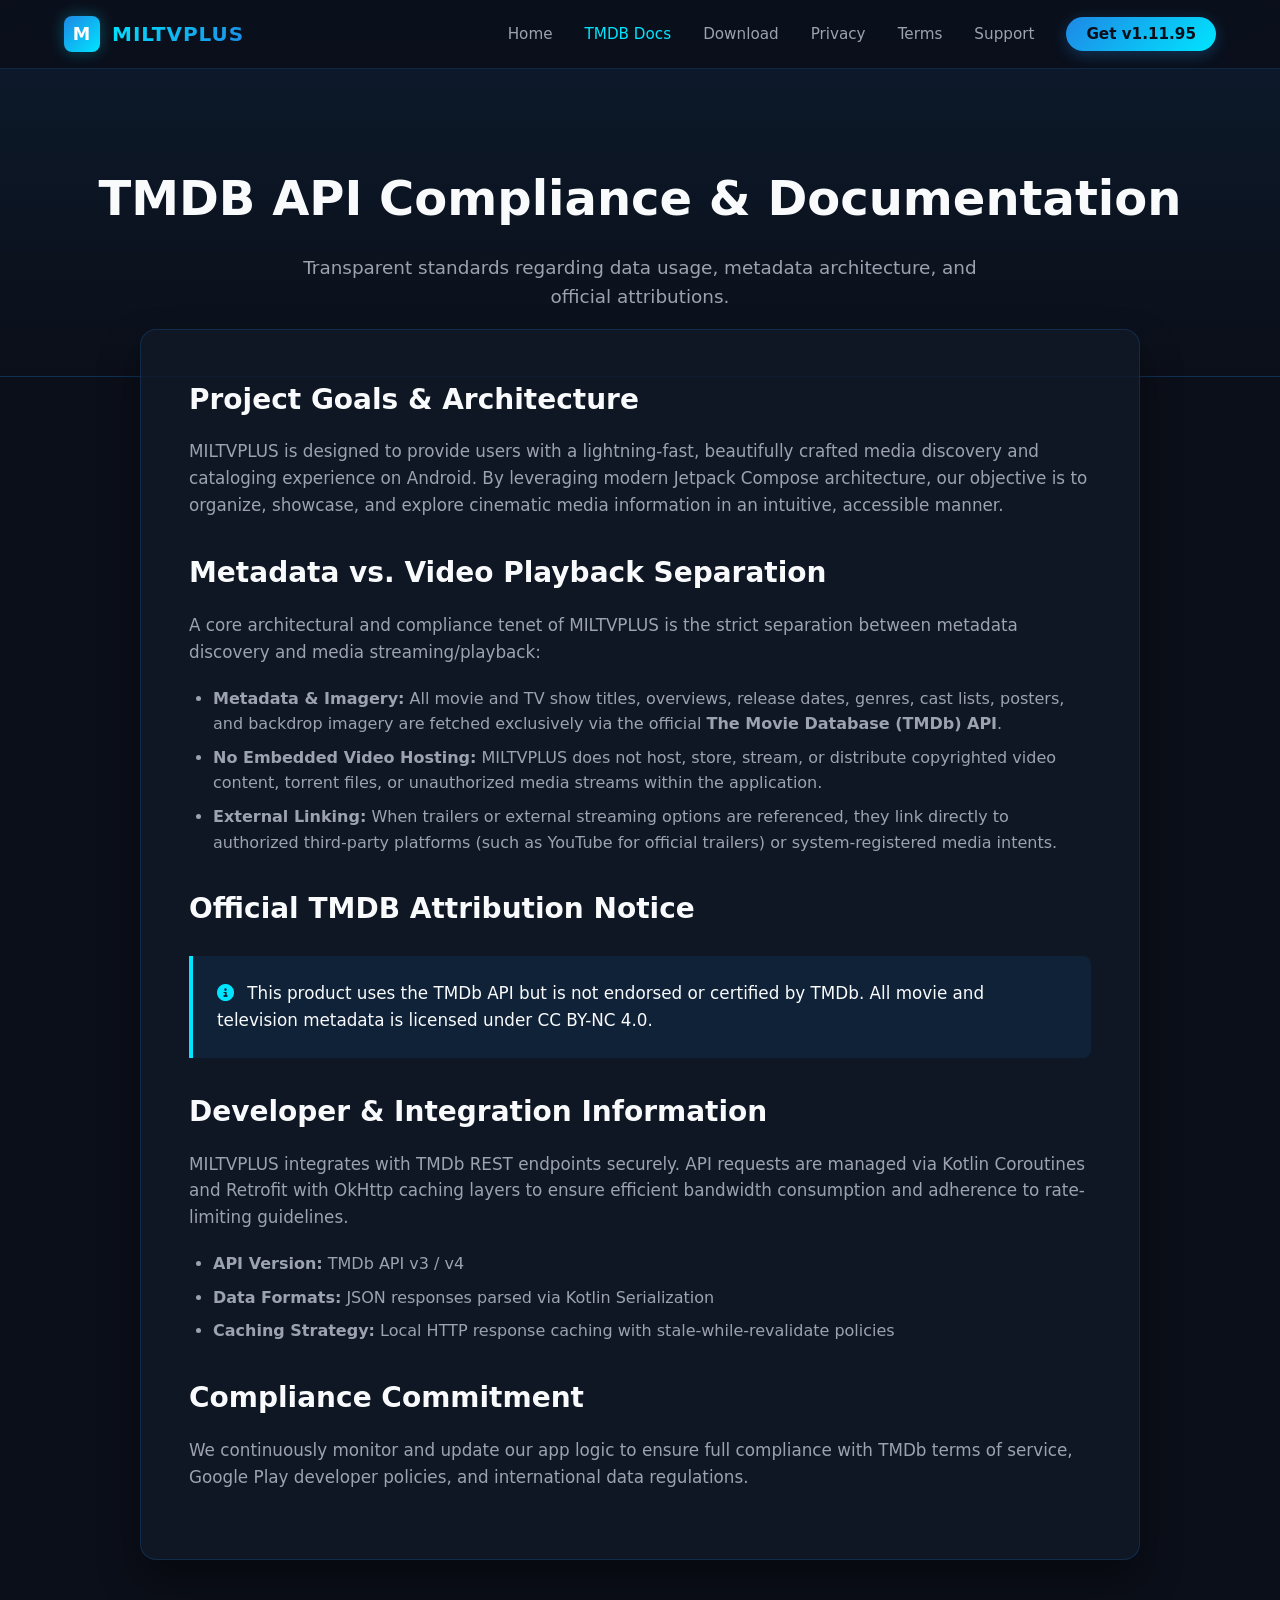
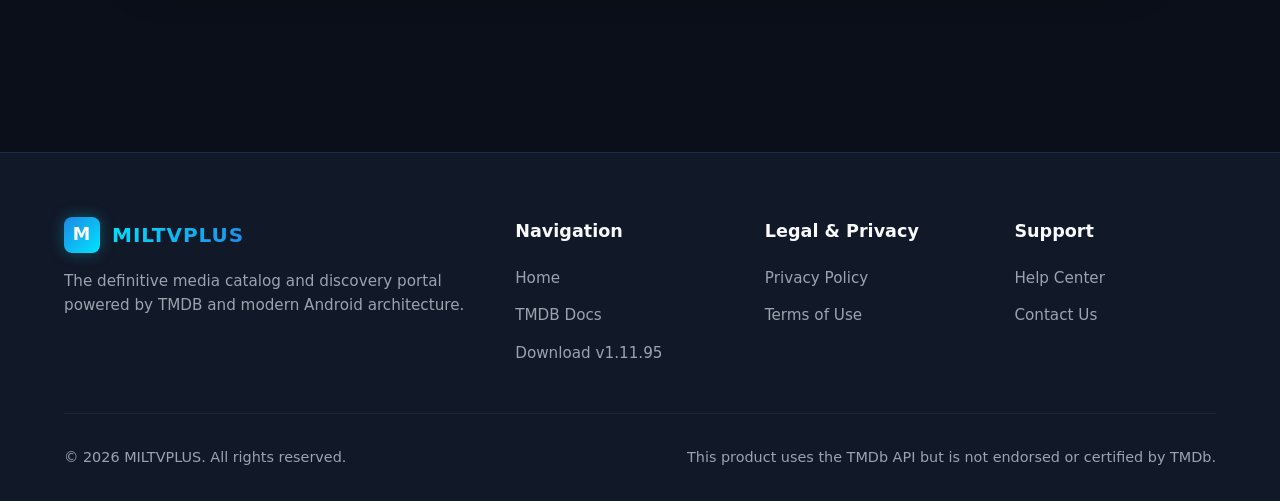
<file: website/tmdb.html>
<!DOCTYPE html>
<html lang="en">
<head>
    <meta charset="UTF-8">
    <meta name="viewport" content="width=device-width, initial-scale=1.0">
    <title>TMDB API Compliance & Documentation — MILTVPLUS</title>
    <link rel="icon" type="image/svg+xml" href="assets/favicon.svg">
    <link rel="stylesheet" href="assets/css/style.css">
    <link rel="stylesheet" href="https://cdnjs.cloudflare.com/ajax/libs/font-awesome/6.4.0/css/all.min.css">
</head>
<body>
    <!-- Navbar -->
    <nav class="navbar">
        <a href="index.html" class="nav-brand">
            <div class="nav-logo">M</div>
            <span>MILTVPLUS</span>
        </a>
        <ul class="nav-links">
            <li><a href="index.html">Home</a></li>
            <li><a href="tmdb.html" class="active">TMDB Docs</a></li>
            <li><a href="download.html">Download</a></li>
            <li><a href="privacy.html">Privacy</a></li>
            <li><a href="terms.html">Terms</a></li>
            <li><a href="support.html">Support</a></li>
            <li><a href="download.html" class="nav-cta">Get v1.11.95</a></li>
        </ul>
    </nav>

    <!-- Page Header -->
    <header class="page-header">
        <h1>TMDB API Compliance & Documentation</h1>
        <p>Transparent standards regarding data usage, metadata architecture, and official attributions.</p>
    </header>

    <!-- Content Box -->
    <main class="container" style="padding-top: 0;">
        <div class="content-box">
            <h2>Project Goals & Architecture</h2>
            <p>MILTVPLUS is designed to provide users with a lightning-fast, beautifully crafted media discovery and cataloging experience on Android. By leveraging modern Jetpack Compose architecture, our objective is to organize, showcase, and explore cinematic media information in an intuitive, accessible manner.</p>

            <h2>Metadata vs. Video Playback Separation</h2>
            <p>A core architectural and compliance tenet of MILTVPLUS is the strict separation between metadata discovery and media streaming/playback:</p>
            <ul>
                <li><strong>Metadata & Imagery:</strong> All movie and TV show titles, overviews, release dates, genres, cast lists, posters, and backdrop imagery are fetched exclusively via the official <strong>The Movie Database (TMDb) API</strong>.</li>
                <li><strong>No Embedded Video Hosting:</strong> MILTVPLUS does not host, store, stream, or distribute copyrighted video content, torrent files, or unauthorized media streams within the application.</li>
                <li><strong>External Linking:</strong> When trailers or external streaming options are referenced, they link directly to authorized third-party platforms (such as YouTube for official trailers) or system-registered media intents.</li>
            </ul>

            <h2>Official TMDB Attribution Notice</h2>
            <div style="background: rgba(30, 136, 229, 0.1); border-left: 4px solid var(--accent-cyan); padding: 1.5rem; border-radius: 0 8px 8px 0; margin: 1.5rem 0;">
                <p style="color: var(--text-main); margin-bottom: 0; font-weight: 500;">
                    <i class="fa-solid fa-circle-info" style="color: var(--accent-cyan); margin-right: 0.5rem;"></i>
                    This product uses the TMDb API but is not endorsed or certified by TMDb. All movie and television metadata is licensed under CC BY-NC 4.0.
                </p>
            </div>

            <h2>Developer & Integration Information</h2>
            <p>MILTVPLUS integrates with TMDb REST endpoints securely. API requests are managed via Kotlin Coroutines and Retrofit with OkHttp caching layers to ensure efficient bandwidth consumption and adherence to rate-limiting guidelines.</p>
            <ul>
                <li><strong>API Version:</strong> TMDb API v3 / v4</li>
                <li><strong>Data Formats:</strong> JSON responses parsed via Kotlin Serialization</li>
                <li><strong>Caching Strategy:</strong> Local HTTP response caching with stale-while-revalidate policies</li>
            </ul>

            <h2>Compliance Commitment</h2>
            <p>We continuously monitor and update our app logic to ensure full compliance with TMDb terms of service, Google Play developer policies, and international data regulations.</p>
        </div>
    </main>

    <!-- Footer -->
    <footer class="footer">
        <div class="footer-grid">
            <div class="footer-col">
                <div class="nav-brand" style="margin-bottom: 1rem;">
                    <div class="nav-logo">M</div>
                    <span>MILTVPLUS</span>
                </div>
                <p>The definitive media catalog and discovery portal powered by TMDB and modern Android architecture.</p>
            </div>
            <div class="footer-col">
                <h4>Navigation</h4>
                <ul class="footer-links">
                    <li><a href="index.html">Home</a></li>
                    <li><a href="tmdb.html">TMDB Docs</a></li>
                    <li><a href="download.html">Download v1.11.95</a></li>
                </ul>
            </div>
            <div class="footer-col">
                <h4>Legal & Privacy</h4>
                <ul class="footer-links">
                    <li><a href="privacy.html">Privacy Policy</a></li>
                    <li><a href="terms.html">Terms of Use</a></li>
                </ul>
            </div>
            <div class="footer-col">
                <h4>Support</h4>
                <ul class="footer-links">
                    <li><a href="support.html">Help Center</a></li>
                    <li><a href="support.html#contact">Contact Us</a></li>
                </ul>
            </div>
        </div>
        <div class="footer-bottom">
            <p>&copy; 2026 MILTVPLUS. All rights reserved.</p>
            <p>This product uses the TMDb API but is not endorsed or certified by TMDb.</p>
        </div>
    </footer>
</body>
</html>
</file>
<file: website/assets/css/style.css>
:root {
  --bg-primary: #0B0F19;
  --bg-secondary: #111827;
  --bg-card: rgba(17, 24, 39, 0.8);
  --border-color: rgba(30, 136, 229, 0.2);
  --primary: #1E88E5;
  --primary-hover: #1565C0;
  --accent-cyan: #00E5FF;
  --accent-green: #76FF03;
  --text-main: #F9FAFB;
  --text-muted: #9CA3AF;
  --font-sans: 'Inter', system-ui, -apple-system, BlinkMacSystemFont, "Segoe UI", Roboto, Oxygen, Ubuntu, Cantarell, sans-serif;
  --transition: all 0.3s cubic-bezier(0.4, 0, 0.2, 1);
}

* {
  box-sizing: border-box;
  margin: 0;
  padding: 0;
}

body {
  font-family: var(--font-sans);
  background-color: var(--bg-primary);
  color: var(--text-main);
  line-height: 1.6;
  overflow-x: hidden;
}

/* Navbar */
.navbar {
  position: fixed;
  top: 0;
  left: 0;
  width: 100%;
  background: rgba(11, 15, 25, 0.85);
  backdrop-filter: blur(12px);
  border-bottom: 1px solid var(--border-color);
  z-index: 1000;
  display: flex;
  justify-content: space-between;
  align-items: center;
  padding: 1rem 5%;
}

.nav-brand {
  display: flex;
  align-items: center;
  gap: 0.75rem;
  text-decoration: none;
  color: var(--text-main);
  font-weight: 700;
  font-size: 1.25rem;
  letter-spacing: 0.05em;
}

.nav-brand span {
  background: linear-gradient(135deg, var(--accent-cyan), var(--primary));
  -webkit-background-clip: text;
  -webkit-text-fill-color: transparent;
}

.nav-logo {
  width: 36px;
  height: 36px;
  background: linear-gradient(135deg, var(--primary), var(--accent-cyan));
  border-radius: 8px;
  display: flex;
  align-items: center;
  justify-content: center;
  font-weight: 900;
  color: #fff;
  font-size: 1.1rem;
  box-shadow: 0 0 15px rgba(0, 229, 255, 0.3);
}

.nav-links {
  display: flex;
  gap: 2rem;
  list-style: none;
  align-items: center;
}

.nav-links a {
  text-decoration: none;
  color: var(--text-muted);
  font-weight: 500;
  font-size: 0.95rem;
  transition: var(--transition);
}

.nav-links a:hover,
.nav-links a.active {
  color: var(--accent-cyan);
}

.nav-cta {
  background: linear-gradient(135deg, var(--primary), var(--accent-cyan));
  color: #0B0F19 !important;
  padding: 0.5rem 1.25rem;
  border-radius: 50px;
  font-weight: 600 !important;
  box-shadow: 0 4px 15px rgba(30, 136, 229, 0.3);
}

.nav-cta:hover {
  transform: translateY(-2px);
  box-shadow: 0 6px 20px rgba(0, 229, 255, 0.5);
}

/* Hero Section */
.hero {
  padding: 10rem 5% 6rem;
  display: grid;
  grid-template-columns: 1fr 1fr;
  gap: 4rem;
  align-items: center;
  max-width: 1400px;
  margin: 0 auto;
}

.hero-content h1 {
  font-size: 3.5rem;
  font-weight: 800;
  line-height: 1.15;
  margin-bottom: 1.5rem;
  letter-spacing: -0.02em;
}

.hero-content h1 span {
  background: linear-gradient(135deg, var(--accent-cyan), var(--primary), var(--accent-green));
  -webkit-background-clip: text;
  -webkit-text-fill-color: transparent;
}

.hero-content p {
  font-size: 1.15rem;
  color: var(--text-muted);
  margin-bottom: 2.5rem;
  max-width: 600px;
}

.hero-buttons {
  display: flex;
  gap: 1rem;
  align-items: center;
}

.btn-primary {
  background: linear-gradient(135deg, var(--primary), var(--accent-cyan));
  color: #0B0F19;
  padding: 0.85rem 2rem;
  border-radius: 8px;
  font-weight: 700;
  text-decoration: none;
  display: inline-flex;
  align-items: center;
  gap: 0.5rem;
  transition: var(--transition);
  box-shadow: 0 4px 20px rgba(30, 136, 229, 0.4);
}

.btn-primary:hover {
  transform: translateY(-2px);
  box-shadow: 0 6px 25px rgba(0, 229, 255, 0.6);
}

.btn-secondary {
  background: var(--bg-secondary);
  color: var(--text-main);
  padding: 0.85rem 2rem;
  border-radius: 8px;
  font-weight: 600;
  text-decoration: none;
  border: 1px solid var(--border-color);
  transition: var(--transition);
}

.btn-secondary:hover {
  background: rgba(30, 136, 229, 0.1);
  border-color: var(--accent-cyan);
}

.hero-visual {
  position: relative;
  display: flex;
  justify-content: center;
  align-items: center;
}

.hero-card-glow {
  position: absolute;
  width: 300px;
  height: 300px;
  background: linear-gradient(135deg, rgba(30, 136, 229, 0.3), rgba(0, 229, 255, 0.2));
  filter: blur(60px);
  z-index: -1;
  border-radius: 50%;
}

.hero-mockup {
  background: var(--bg-secondary);
  border: 1px solid var(--border-color);
  border-radius: 24px;
  padding: 2rem;
  width: 100%;
  max-width: 500px;
  box-shadow: 0 20px 40px rgba(0, 0, 0, 0.5);
  position: relative;
}

.mockup-header {
  display: flex;
  justify-content: space-between;
  align-items: center;
  margin-bottom: 1.5rem;
  border-bottom: 1px solid rgba(255,255,255,0.05);
  padding-bottom: 1rem;
}

.mockup-dots {
  display: flex;
  gap: 6px;
}

.mockup-dot {
  width: 10px;
  height: 10px;
  border-radius: 50%;
}

.dot-red { background: #EF4444; }
.dot-yellow { background: #F59E0B; }
.dot-green { background: #10B981; }

.mockup-body {
  display: flex;
  flex-direction: column;
  gap: 1rem;
}

.mockup-row {
  display: flex;
  gap: 1rem;
}

.mockup-box {
  background: rgba(255,255,255,0.03);
  border: 1px solid rgba(255,255,255,0.05);
  border-radius: 12px;
  padding: 1.25rem;
  flex: 1;
}

.mockup-box h4 {
  font-size: 0.9rem;
  color: var(--accent-cyan);
  margin-bottom: 0.5rem;
}

.mockup-box p {
  font-size: 1.25rem;
  font-weight: 700;
  color: var(--text-main);
}

/* Sections & Containers */
.container {
  max-width: 1200px;
  margin: 0 auto;
  padding: 6rem 5%;
}

.section-title {
  text-align: center;
  margin-bottom: 4rem;
}

.section-title h2 {
  font-size: 2.5rem;
  font-weight: 800;
  margin-bottom: 1rem;
  letter-spacing: -0.02em;
}

.section-title p {
  color: var(--text-muted);
  font-size: 1.1rem;
  max-width: 700px;
  margin: 0 auto;
}

/* Features Grid */
.features-grid {
  display: grid;
  grid-template-columns: repeat(auto-fit, minmax(320px, 1fr));
  gap: 2rem;
}

.feature-card {
  background: var(--bg-card);
  border: 1px solid var(--border-color);
  border-radius: 16px;
  padding: 2.5rem;
  transition: var(--transition);
  position: relative;
  overflow: hidden;
}

.feature-card:hover {
  transform: translateY(-5px);
  border-color: var(--accent-cyan);
  box-shadow: 0 10px 30px rgba(0, 229, 255, 0.15);
}

.feature-icon {
  width: 50px;
  height: 50px;
  background: rgba(30, 136, 229, 0.15);
  border-radius: 12px;
  display: flex;
  align-items: center;
  justify-content: center;
  color: var(--accent-cyan);
  font-size: 1.5rem;
  margin-bottom: 1.5rem;
  border: 1px solid rgba(0, 229, 255, 0.3);
}

.feature-card h3 {
  font-size: 1.25rem;
  font-weight: 700;
  margin-bottom: 0.75rem;
}

.feature-card p {
  color: var(--text-muted);
  font-size: 0.95rem;
}

/* Specs / Compatibility */
.specs-section {
  background: var(--bg-secondary);
  border-top: 1px solid var(--border-color);
  border-bottom: 1px solid var(--border-color);
}

.specs-grid {
  display: grid;
  grid-template-columns: repeat(auto-fit, minmax(250px, 1fr));
  gap: 2rem;
}

.spec-item {
  background: rgba(11, 15, 25, 0.6);
  border: 1px solid rgba(255,255,255,0.05);
  padding: 2rem;
  border-radius: 12px;
  text-align: center;
}

.spec-item h4 {
  color: var(--accent-cyan);
  font-size: 1.1rem;
  margin-bottom: 0.5rem;
}

.spec-item p {
  color: var(--text-muted);
  font-size: 0.9rem;
}

/* Content Pages (TMDB, Privacy, Terms, Support, Download) */
.page-header {
  padding: 10rem 5% 4rem;
  text-align: center;
  background: linear-gradient(to bottom, rgba(30, 136, 229, 0.1), transparent);
  border-bottom: 1px solid var(--border-color);
}

.page-header h1 {
  font-size: 3rem;
  font-weight: 800;
  margin-bottom: 1rem;
}

.page-header p {
  color: var(--text-muted);
  font-size: 1.15rem;
  max-width: 700px;
  margin: 0 auto;
}

.content-box {
  background: var(--bg-card);
  border: 1px solid var(--border-color);
  border-radius: 16px;
  padding: 3rem;
  max-width: 1000px;
  margin: -3rem auto 6rem;
  position: relative;
  box-shadow: 0 20px 40px rgba(0,0,0,0.4);
}

.content-box h2 {
  font-size: 1.75rem;
  font-weight: 700;
  margin: 2rem 0 1rem;
  color: var(--text-main);
}

.content-box h2:first-of-type {
  margin-top: 0;
}

.content-box h3 {
  font-size: 1.3rem;
  font-weight: 600;
  margin: 1.5rem 0 0.75rem;
  color: var(--accent-cyan);
}

.content-box p {
  color: var(--text-muted);
  margin-bottom: 1.25rem;
  font-size: 1.05rem;
}

.content-box ul {
  margin-bottom: 1.5rem;
  padding-left: 1.5rem;
  color: var(--text-muted);
}

.content-box li {
  margin-bottom: 0.5rem;
}

.hash-box {
  background: var(--bg-primary);
  border: 1px solid var(--border-color);
  padding: 1rem 1.5rem;
  border-radius: 8px;
  font-family: monospace;
  color: var(--accent-cyan);
  word-break: break-all;
  margin: 1rem 0;
}

/* FAQ Accordion */
.faq-item {
  border-bottom: 1px solid rgba(255,255,255,0.05);
  padding: 1.5rem 0;
}

.faq-question {
  font-size: 1.2rem;
  font-weight: 600;
  color: var(--text-main);
  margin-bottom: 0.5rem;
}

.faq-answer {
  color: var(--text-muted);
}

/* Contact Form */
.form-group {
  margin-bottom: 1.5rem;
}

.form-group label {
  display: block;
  margin-bottom: 0.5rem;
  font-weight: 500;
  color: var(--text-main);
}

.form-control {
  width: 100%;
  padding: 0.85rem 1rem;
  background: var(--bg-primary);
  border: 1px solid var(--border-color);
  border-radius: 8px;
  color: var(--text-main);
  font-family: var(--font-sans);
  font-size: 1rem;
  transition: var(--transition);
}

.form-control:focus {
  outline: none;
  border-color: var(--accent-cyan);
  box-shadow: 0 0 10px rgba(0, 229, 255, 0.2);
}

textarea.form-control {
  resize: vertical;
  min-height: 150px;
}

/* Footer */
.footer {
  background: var(--bg-secondary);
  border-top: 1px solid var(--border-color);
  padding: 4rem 5% 2rem;
}

.footer-grid {
  max-width: 1200px;
  margin: 0 auto 3rem;
  display: grid;
  grid-template-columns: 2fr 1fr 1fr 1fr;
  gap: 3rem;
}

.footer-col h4 {
  font-size: 1.1rem;
  font-weight: 700;
  margin-bottom: 1.25rem;
  color: var(--text-main);
}

.footer-col p {
  color: var(--text-muted);
  font-size: 0.95rem;
  margin-bottom: 1rem;
}

.footer-links {
  list-style: none;
  display: flex;
  flex-direction: column;
  gap: 0.75rem;
}

.footer-links a {
  text-decoration: none;
  color: var(--text-muted);
  font-size: 0.95rem;
  transition: var(--transition);
}

.footer-links a:hover {
  color: var(--accent-cyan);
}

.footer-bottom {
  max-width: 1200px;
  margin: 0 auto;
  padding-top: 2rem;
  border-top: 1px solid rgba(255, 255, 255, 0.05);
  display: flex;
  justify-content: space-between;
  align-items: center;
  color: var(--text-muted);
  font-size: 0.9rem;
}

@media (max-width: 968px) {
  .hero {
    grid-template-columns: 1fr;
    text-align: center;
    padding-top: 8rem;
  }
  .hero-buttons {
    justify-content: center;
  }
  .hero-content p {
    margin-left: auto;
    margin-right: auto;
  }
  .footer-grid {
    grid-template-columns: 1fr;
    gap: 2rem;
  }
  .nav-links {
    display: none;
  }
}
</file>
